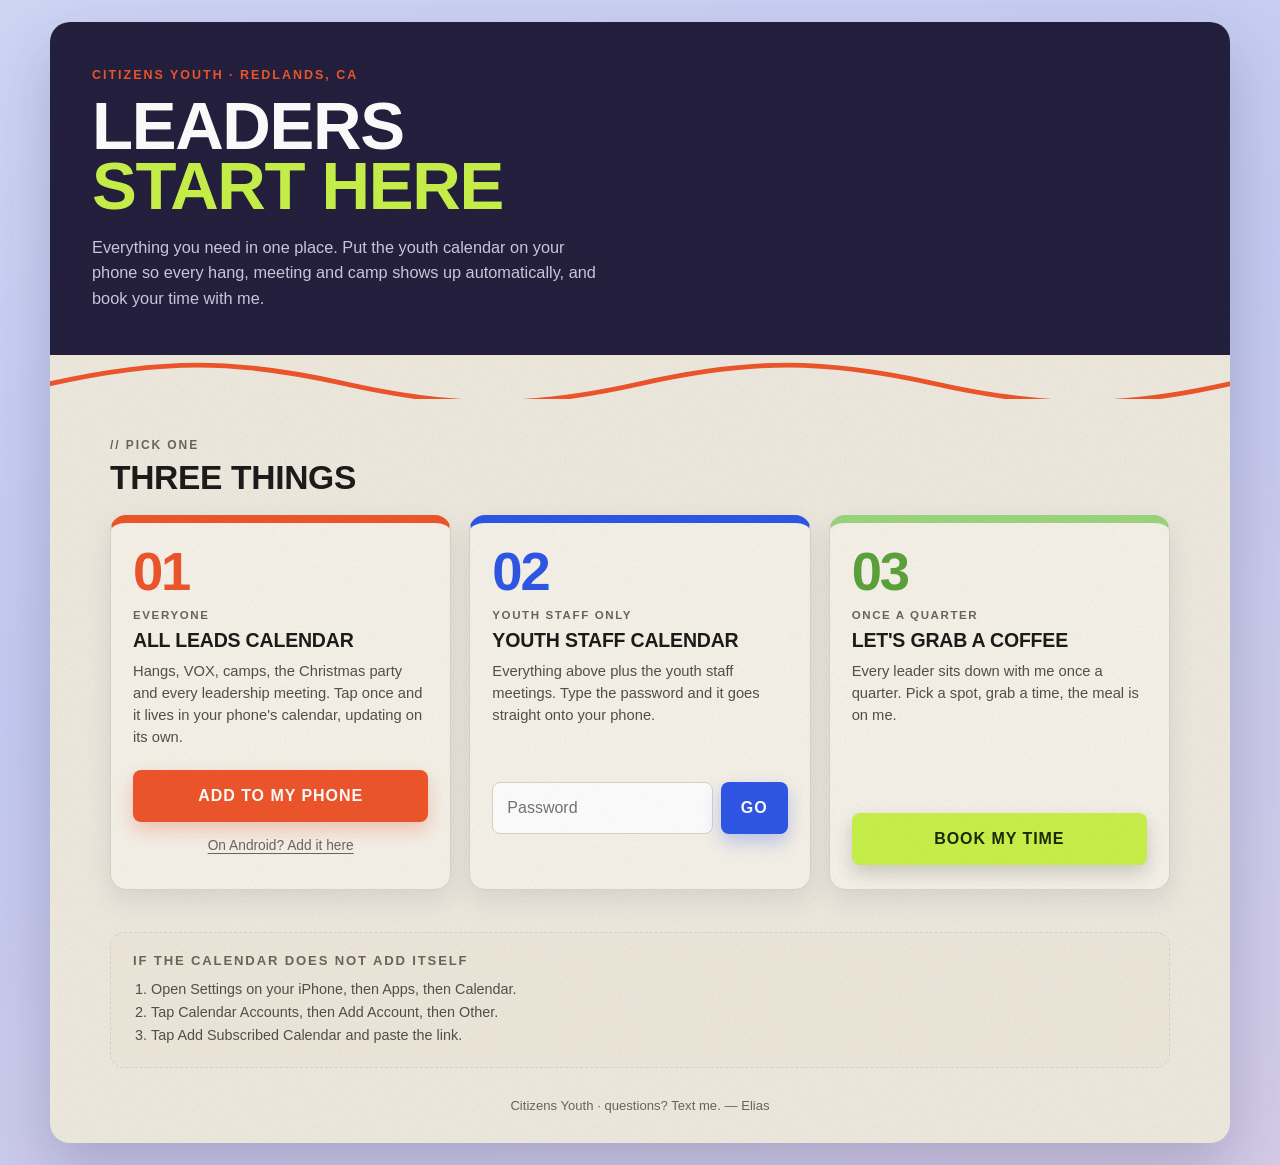
<file: index.html>
<!DOCTYPE html>
<html lang="en">
<head>
<meta charset="UTF-8">
<meta name="viewport" content="width=device-width, initial-scale=1.0, viewport-fit=cover">
<meta name="robots" content="noindex, nofollow">
<title>Citizens Youth — Leaders</title>
<meta name="theme-color" content="#2f57e8">
<meta name="apple-mobile-web-app-capable" content="yes">
<meta name="apple-mobile-web-app-title" content="CY Leaders">
<link rel="apple-touch-icon" href="appicon.png">
<link rel="icon" type="image/png" href="appicon.png">
<link rel="stylesheet" href="style.css">
</head>
<body>
<div class="page">

  <header class="hero">
    <div class="herotext">
      <div class="kicker">Citizens Youth · Redlands, CA</div>
      <h1>LEADERS<br><span class="accent">START HERE</span></h1>
      <p class="lede">Everything you need in one place. Put the youth calendar on your phone so every hang, meeting and camp shows up automatically, and book your time with me.</p>
    </div>
  </header>

  <svg class="squiggle" viewBox="0 0 960 46" preserveAspectRatio="none" xmlns="http://www.w3.org/2000/svg">
    <path d="M0,30 C90,4 150,4 240,30 S390,56 480,30 S630,4 720,30 S870,56 960,30" stroke="#f0562b"/>
  </svg>

  <div class="pad">
    <div class="sec-head"><span class="n">// pick one</span><h2>Three Things</h2></div>

    <div class="cards">

      <div class="card c-orange">
        <div class="body">
          <div class="glyph n-orange">01</div>
          <div class="idx">Everyone</div>
          <h3>All Leads Calendar</h3>
          <p>Hangs, VOX, camps, the Christmas party and every leadership meeting. Tap once and it lives in your phone's calendar, updating on its own.</p>
          <div class="act">
          <a class="btn orange" id="leadBtn" href="webcal://calendar.google.com/calendar/ical/7b30a9584484464635e6bd8193d599d6e6fe924482d324d1a31d51b97092398a%40group.calendar.google.com/public/basic.ics">Add to my phone</a>
          <a class="alt" href="https://calendar.google.com/calendar/r?cid=7b30a9584484464635e6bd8193d599d6e6fe924482d324d1a31d51b97092398a%40group.calendar.google.com">On Android? Add it here</a>
          </div>
        </div>
      </div>

      <div class="card c-blue">
        <div class="body">
          <div class="glyph n-blue">02</div>
          <div class="idx">Youth staff only</div>
          <h3>Youth Staff Calendar</h3>
          <p>Everything above plus the youth staff meetings. Type the password and it goes straight onto your phone.</p>
          <div class="act">
          <form class="pw" id="pwForm" autocomplete="off">
            <input type="password" id="pw" placeholder="Password" aria-label="Youth staff password" autocapitalize="characters" autocomplete="off">
            <button class="btn" style="width:auto;margin-top:0;padding:14px 20px;" type="submit">Go</button>
          </form>
          <p class="msg" id="pwMsg" role="status" aria-live="polite"></p>
          </div>
        </div>
      </div>

      <div class="card c-green">
        <div class="body">
          <div class="glyph n-green">03</div>
          <div class="idx">Once a quarter</div>
          <h3>Let's Grab A Coffee</h3>
          <p>Every leader sits down with me once a quarter. Pick a spot, grab a time, the meal is on me.</p>
          <div class="act"><a class="btn lime" href="checkin/">Book my time</a></div>
        </div>
      </div>

    </div>

    <div class="help">
      <h4>If the calendar does not add itself</h4>
      <ol>
        <li>Open Settings on your iPhone, then Apps, then Calendar.</li>
        <li>Tap Calendar Accounts, then Add Account, then Other.</li>
        <li>Tap Add Subscribed Calendar and paste the link.</li>
      </ol>
    </div>
  </div>

  <div class="foot">Citizens Youth · questions? Text me. — Elias</div>
</div>

<script>
/* The staff calendar link is not in this page as readable text. It is locked with
   the password: the password makes the key that unscrambles it. A wrong password
   produces nonsense, and the page checks the result before sending anyone. */
(function(){
  var form = document.getElementById('pwForm'),
      input = document.getElementById('pw'),
      msg   = document.getElementById('pwMsg'),
      busy  = false;

  function say(text, kind){ msg.textContent = text; msg.className = 'msg' + (kind ? ' ' + kind : ''); }

  function b64(s){ var b = atob(s), a = new Uint8Array(b.length);
                   for (var i = 0; i < b.length; i++) a[i] = b.charCodeAt(i); return a; }
  function hex(buf){ return Array.from(new Uint8Array(buf))
                     .map(function(x){ return x.toString(16).padStart(2,'0'); }).join(''); }

  form.addEventListener('submit', function(e){
    e.preventDefault();
    if (busy) return;
    var typed = input.value.trim().toUpperCase().split(/\s+/).join(' ');
    if (!typed){ say('Type the password first.', 'bad'); return; }
    busy = true; say('Checking…');

    fetch('secret.json', {cache:'no-store'}).then(function(r){ return r.json(); }).then(function(s){
      var salt = b64(s.salt), ct = b64(s.ct);
      return crypto.subtle.importKey('raw', new TextEncoder().encode(typed), 'PBKDF2', false, ['deriveBits'])
        .then(function(key){
          return crypto.subtle.deriveBits(
            {name:'PBKDF2', salt:salt, iterations:s.rounds, hash:'SHA-256'}, key, ct.length * 8);
        })
        .then(function(bits){
          var stream = new Uint8Array(bits), out = new Uint8Array(ct.length);
          for (var i = 0; i < ct.length; i++) out[i] = ct[i] ^ stream[i];
          return crypto.subtle.digest('SHA-256', out).then(function(h){
            if (hex(h).slice(0,16) !== s.check) throw new Error('wrong');
            return new TextDecoder().decode(out);
          });
        });
    }).then(function(url){
      say('Unlocked. Sending you to your calendar…', 'good');
      setTimeout(function(){ window.location.href = url; }, 700);
      var alt = document.createElement('a');
      alt.className = 'alt';
      alt.href = url.replace(/^webcal:\/\/calendar\.google\.com\/calendar\/ical\//, 'https://calendar.google.com/calendar/r?cid=')
                    .replace(/\/public\/basic\.ics$/, '');
      alt.textContent = 'On Android? Add it here';
      msg.parentNode.appendChild(alt);
      busy = false;
    }).catch(function(err){
      busy = false;
      say(err && err.message === 'wrong' ? 'That password is not right. Check with Elias.'
                                         : 'Something went wrong. Try again in a moment.', 'bad');
    });
  });
})();
</script>
</body>
</html>
</file>
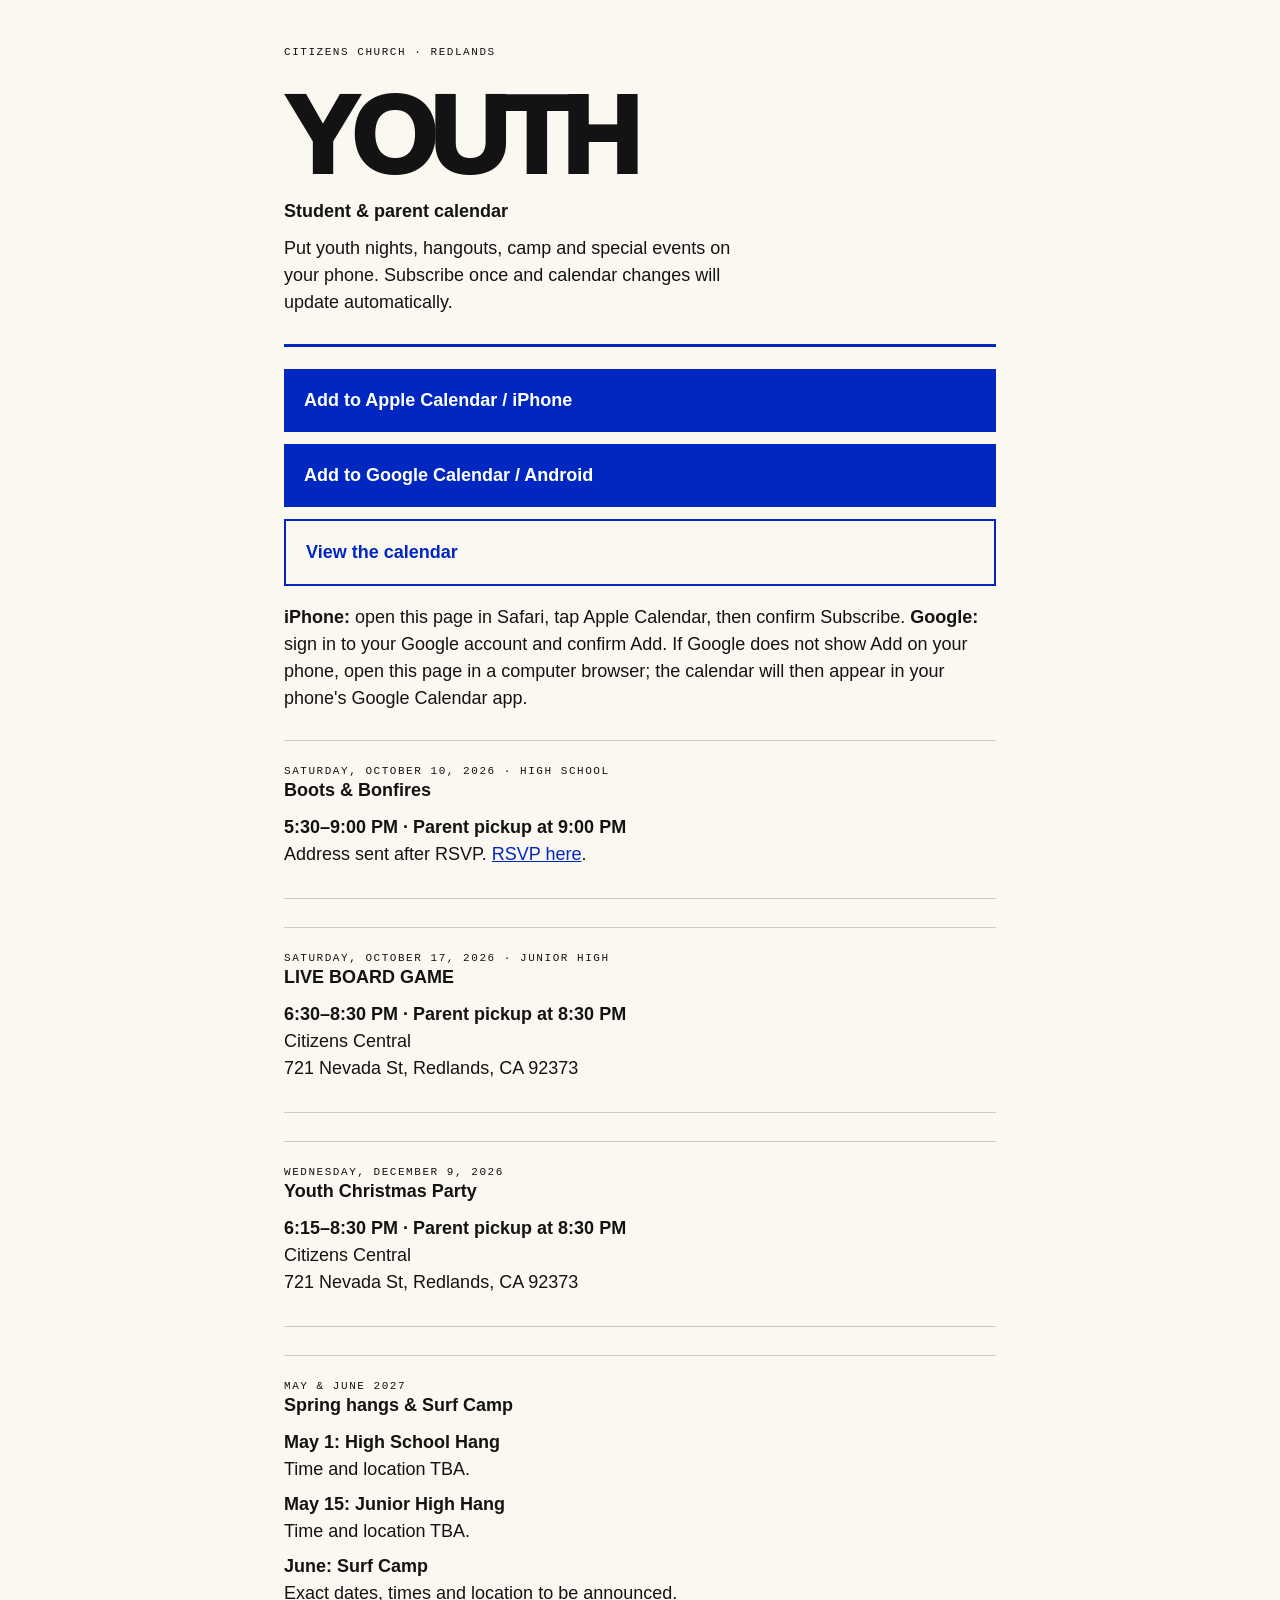
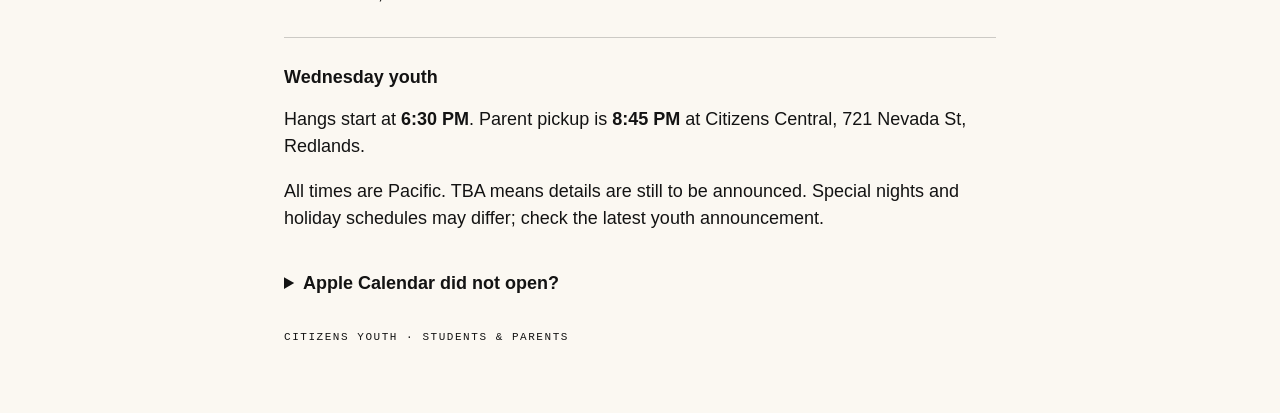
<file: calendar/index.html>
<!doctype html>
<html lang="en">
<head>
<meta charset="utf-8">
<meta name="viewport" content="width=device-width, initial-scale=1, viewport-fit=cover">
<meta name="theme-color" content="#0028c0">
<title>Citizens Youth | Student & Parent Calendar</title>
<style>
:root{color-scheme:light;--paper:#fbf8f2;--ink:#131313;--blue:#0028c0}
*{box-sizing:border-box}body{margin:0;background:var(--paper);color:var(--ink);font-family:-apple-system,BlinkMacSystemFont,"Segoe UI",sans-serif;line-height:1.5}
main{max-width:760px;margin:auto;padding:44px 24px 56px}.label{font:11px/1.5 ui-monospace,SFMono-Regular,monospace;letter-spacing:.14em;text-transform:uppercase}
h1{font-size:clamp(68px,17vw,110px);line-height:.85;letter-spacing:-.065em;font-weight:950;margin:28px 0 18px}h2,p,.action{font-size:18px}h2{line-height:1.25;margin:0 0 12px}.lead{max-width:48ch;margin:0 0 28px}
.actions{border-top:3px solid var(--blue);padding-top:22px;display:grid;gap:12px}.action{display:block;background:var(--blue);color:#fff;text-decoration:none;padding:18px 20px;font-weight:750;min-height:60px}.action.secondary{background:transparent;color:var(--blue);border:2px solid var(--blue)}.action:focus-visible,a:focus-visible,button:focus-visible{outline:3px solid var(--ink);outline-offset:4px}
.note{margin:18px 0 28px}.date{border-top:1px solid #13131333;border-bottom:1px solid #13131333;padding:22px 0;margin:28px 0}.date p{margin:8px 0}a{color:var(--blue)}details{padding-top:20px}summary{font-size:18px;font-weight:750;cursor:pointer}details p{margin:12px 0}.address{width:100%;font-size:18px;padding:12px;border:1px solid #13131366;background:white;margin-top:10px}button{font:inherit;background:var(--blue);color:white;border:0;padding:12px 16px;margin-top:10px;cursor:pointer}.status{min-height:1.5em}.footer{margin-top:32px}
</style>
</head>
<body><main>
<div class="label">Citizens Church · Redlands</div>
<h1>YOUTH</h1>
<h2>Student &amp; parent calendar</h2>
<p class="lead">Put youth nights, hangouts, camp and special events on your phone. Subscribe once and calendar changes will update automatically.</p>
<div class="actions">
<a class="action" id="apple" href="webcal://calendar.google.com/calendar/ical/e79c1a715932f48756a156caa438616b0895733935186ea55bc4ebd797b2b718%40group.calendar.google.com/public/basic.ics">Add to Apple Calendar / iPhone</a>
<a class="action" id="google" href="https://calendar.google.com/calendar/r?cid=e79c1a715932f48756a156caa438616b0895733935186ea55bc4ebd797b2b718%40group.calendar.google.com">Add to Google Calendar / Android</a>
<a class="action secondary" id="view" href="https://calendar.google.com/calendar/embed?src=e79c1a715932f48756a156caa438616b0895733935186ea55bc4ebd797b2b718%40group.calendar.google.com&amp;ctz=America%2FLos_Angeles">View the calendar</a>
</div>
<p class="note"><strong>iPhone:</strong> open this page in Safari, tap Apple Calendar, then confirm Subscribe. <strong>Google:</strong> sign in to your Google account and confirm Add. If Google does not show Add on your phone, open this page in a computer browser; the calendar will then appear in your phone's Google Calendar app.</p>
<section class="date">
<div class="label">Saturday, October 10, 2026 · High school</div>
<h2>Boots &amp; Bonfires</h2>
<p><strong>5:30–9:00 PM · Parent pickup at 9:00 PM</strong><br>Address sent after RSVP. <a href="https://boots-and-bonfires.netlify.app/">RSVP here</a>.</p>
</section>
<section class="date">
<div class="label">Saturday, October 17, 2026 · Junior high</div>
<h2>LIVE BOARD GAME</h2>
<p><strong>6:30–8:30 PM · Parent pickup at 8:30 PM</strong><br>Citizens Central<br>721 Nevada St, Redlands, CA 92373</p>
</section>
<section class="date">
<div class="label">Wednesday, December 9, 2026</div>
<h2>Youth Christmas Party</h2>
<p><strong>6:15–8:30 PM · Parent pickup at 8:30 PM</strong><br>Citizens Central<br>721 Nevada St, Redlands, CA 92373</p>
</section>
<section class="date">
<div class="label">May &amp; June 2027</div>
<h2>Spring hangs &amp; Surf Camp</h2>
<p><strong>May 1: High School Hang</strong><br>Time and location TBA.</p>
<p><strong>May 15: Junior High Hang</strong><br>Time and location TBA.</p>
<p><strong>June: Surf Camp</strong><br>Exact dates, times and location to be announced.</p>
</section>
<h2>Wednesday youth</h2>
<p>Hangs start at <strong>6:30 PM</strong>. Parent pickup is <strong>8:45 PM</strong> at Citizens Central, 721 Nevada St, Redlands.</p>
<p>All times are Pacific. TBA means details are still to be announced. Special nights and holiday schedules may differ; check the latest youth announcement.</p>
<details><summary>Apple Calendar did not open?</summary>
<p>In iPhone Settings, open Apps → Calendar → Calendar Accounts → Add Account → Other → Add Subscribed Calendar. Paste this public calendar address and confirm.</p>
<label class="label" for="feed">Calendar subscription address</label>
<input class="address" id="feed" readonly value="https://calendar.google.com/calendar/ical/e79c1a715932f48756a156caa438616b0895733935186ea55bc4ebd797b2b718%40group.calendar.google.com/public/basic.ics">
<button id="copy" type="button">Copy subscription address</button><p class="status" id="status" role="status"></p>
</details>
<p class="footer label">Citizens Youth · Students &amp; parents</p>
</main>
<script>
document.getElementById('copy').addEventListener('click',async()=>{
 const field=document.getElementById('feed');
 try{await navigator.clipboard.writeText(field.value);document.getElementById('status').textContent='Calendar address copied.'}
 catch{field.focus();field.select();document.getElementById('status').textContent='Select and copy the calendar address above.'}
});
</script>
</body></html>
</file>
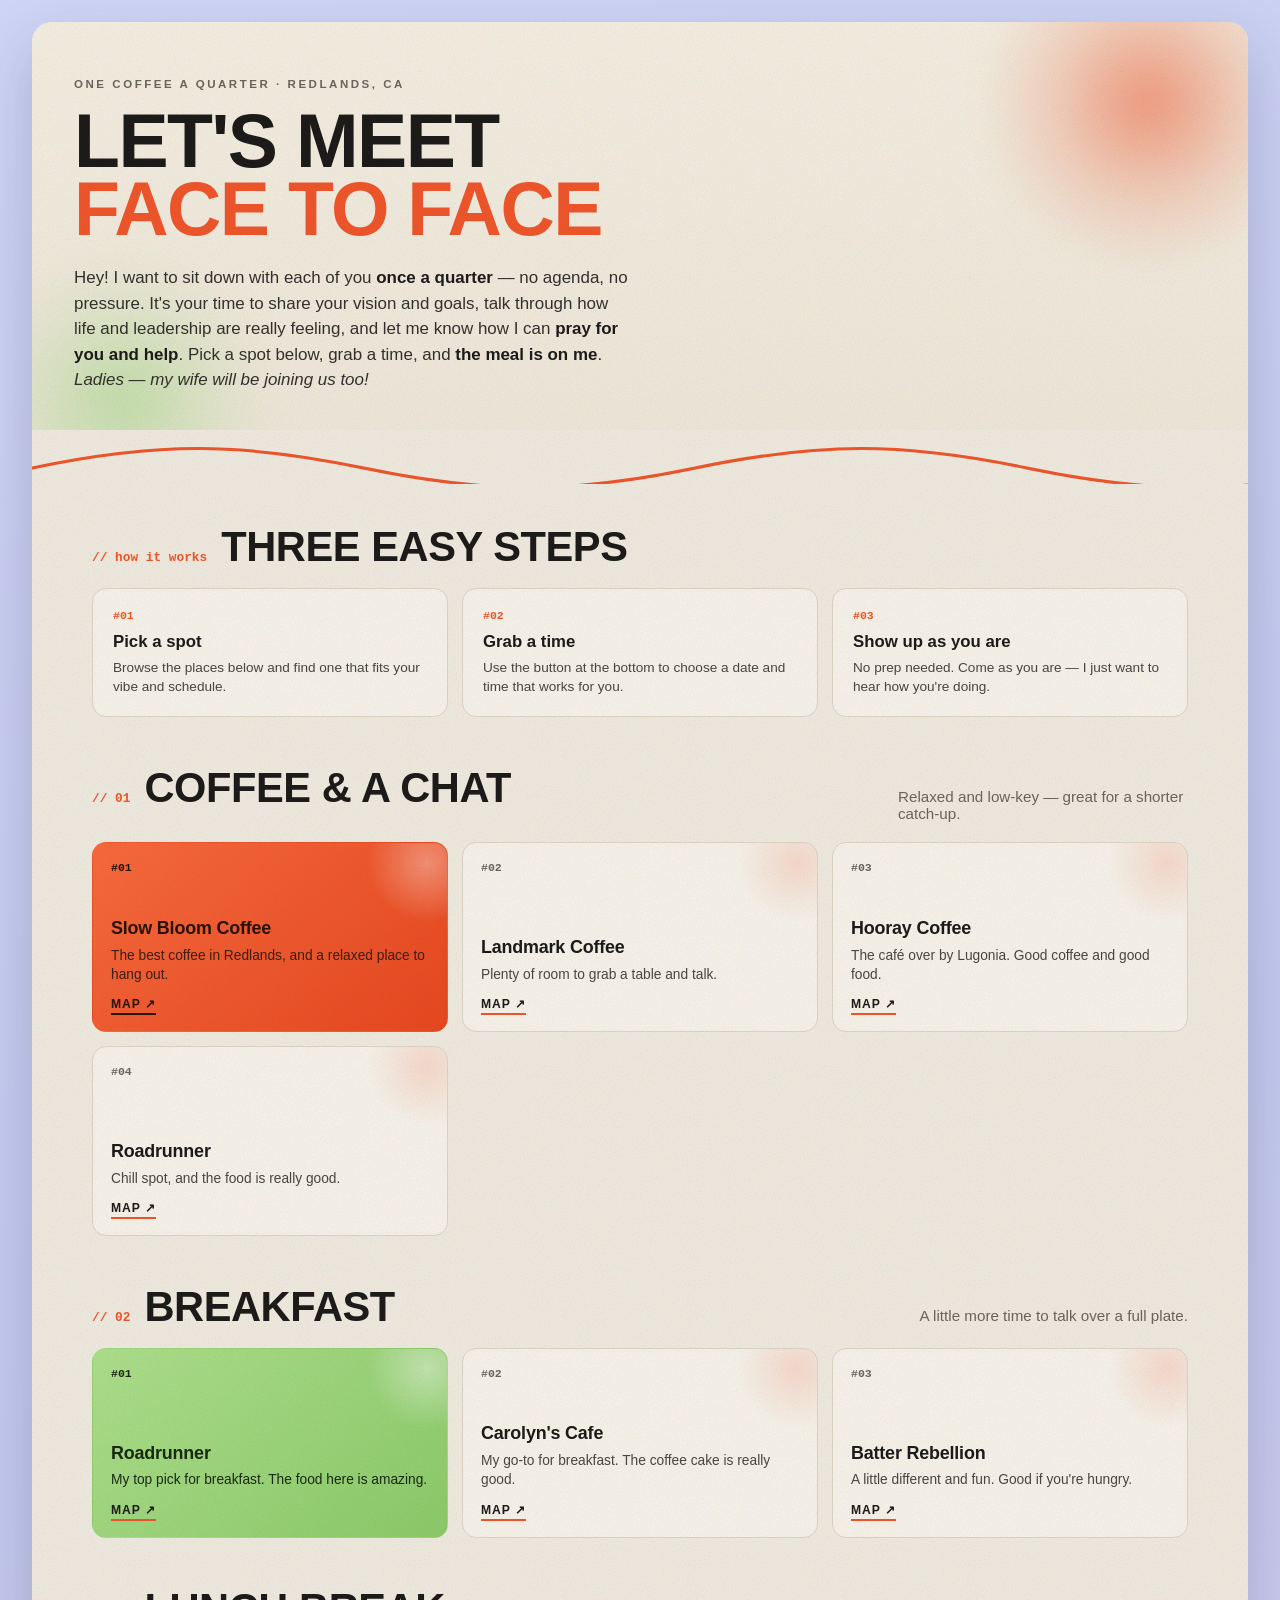
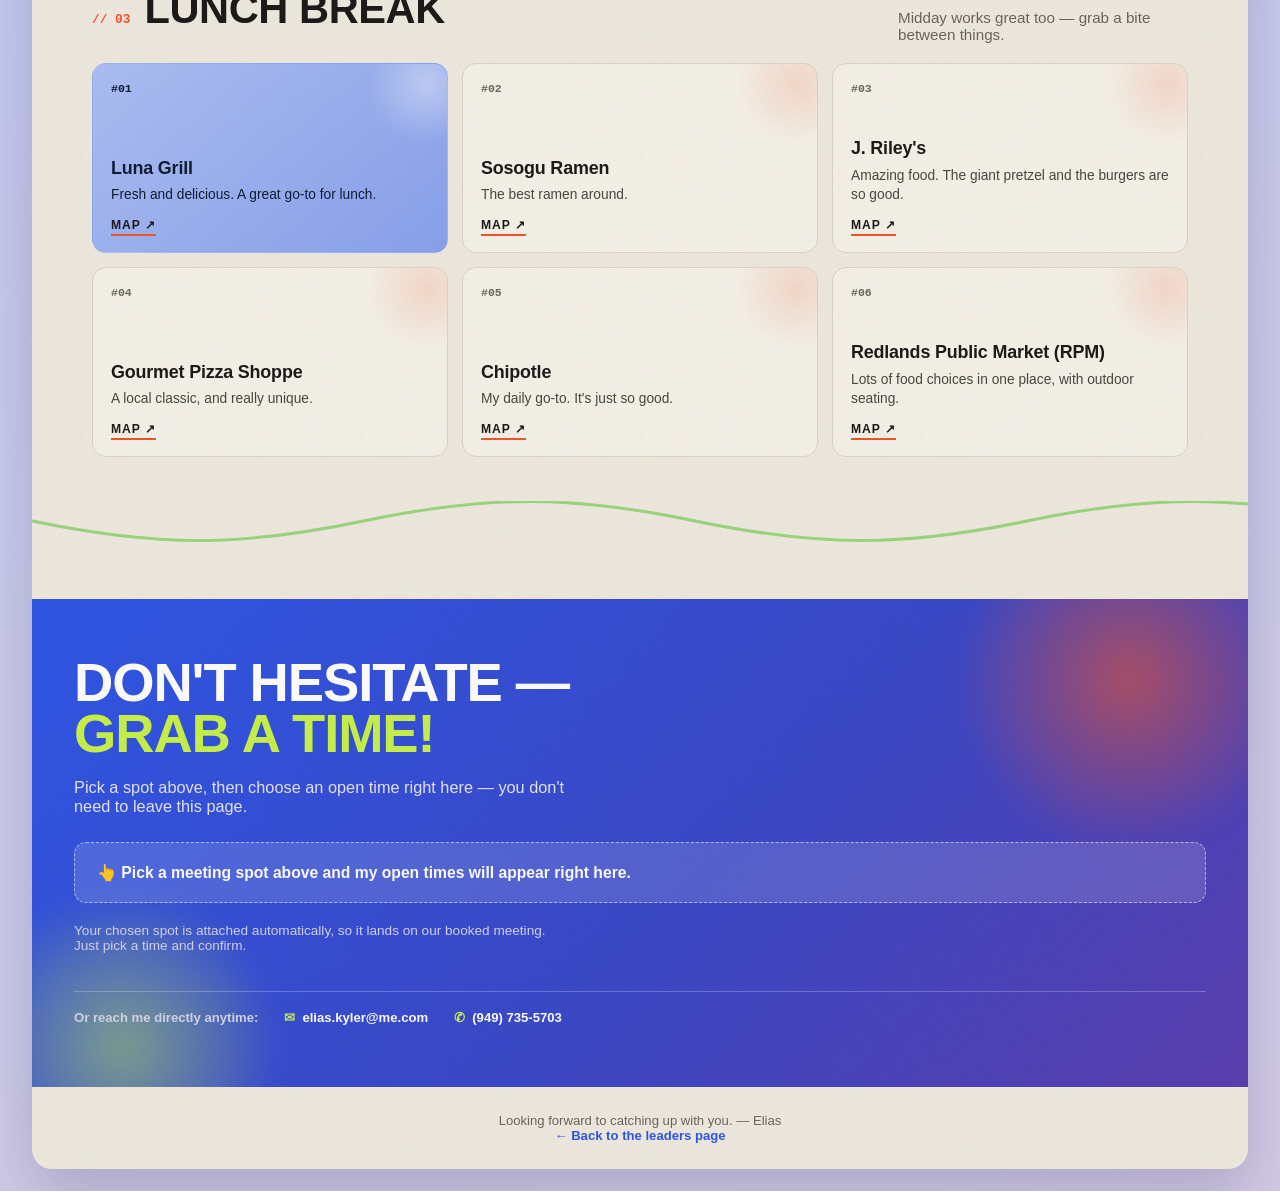
<file: checkin/index.html>
<!DOCTYPE html>
<html lang="en">
<head>
<meta charset="UTF-8">
<meta name="viewport" content="width=device-width, initial-scale=1.0">
<title>Let's Meet — Quarterly Check-In</title>
<link rel="apple-touch-icon" href="[data-uri]">
<link rel="icon" type="image/png" href="[data-uri]">
<meta name="apple-mobile-web-app-capable" content="yes">
<meta name="apple-mobile-web-app-status-bar-style" content="default">
<meta name="apple-mobile-web-app-title" content="Meet Up">
<meta name="robots" content="noindex, nofollow">
<meta name="theme-color" content="#1d3ed6">
<link href="https://assets.calendly.com/assets/external/widget.css" rel="stylesheet">
<script src="https://assets.calendly.com/assets/external/widget.js" async></script>
<style>
  :root{
    --bg:#f0ebe0;
    --card:#f7f3ea;
    --ink:#1c1b19;
    --muted:#6b665c;
    --line:#ddd5c5;
    --orange:#f0562b;
    --green:#9dd67f;
    --lime:#c9f24a;
    --blue:#9fb8f0;
    --cobalt:#2f57e8;
    --lilac:#c3b4e8;
  }
  *{box-sizing:border-box;margin:0;padding:0;}
  body{
    font-family:-apple-system,BlinkMacSystemFont,"Segoe UI",Roboto,Helvetica,Arial,sans-serif;
    /* periwinkle surround with a soft vertical gradient, like the mock frame */
    background:linear-gradient(160deg,#cdd4f4 0%,#c3c9ef 45%,#d3cbe6 100%);
    color:var(--ink);
    -webkit-font-smoothing:antialiased;
    padding:26px 0;
  }
  .page{
    position:relative;max-width:880px;margin:0 auto;background:var(--bg);
    border-radius:20px;overflow:hidden;
    box-shadow:0 26px 60px rgba(40,40,80,.22);
  }
  /* film-grain texture over the whole card */
  .page::after{
    content:"";position:absolute;inset:0;pointer-events:none;z-index:6;opacity:.5;
    mix-blend-mode:multiply;
    background-image:url("data:image/svg+xml,%3Csvg xmlns='http://www.w3.org/2000/svg' width='140' height='140'%3E%3Cfilter id='n'%3E%3CfeTurbulence type='fractalNoise' baseFrequency='0.85' numOctaves='2' stitchTiles='stitch'/%3E%3C/filter%3E%3Crect width='100%25' height='100%25' filter='url(%23n)' opacity='0.35'/%3E%3C/svg%3E");
  }
  .pad{padding:0 42px;position:relative;z-index:2;}
  @media(max-width:620px){.pad{padding:0 22px;}}
  /* fill the screen on laptops/desktops; phone keeps the framed format */
  @media(min-width:1000px){
    body{padding:22px 0;}
    .page{max-width:min(1440px,95vw);}
    .pad{padding:0 60px;}
    .hero{padding:60px 60px 40px;}
    .booking{padding:64px 60px 68px;}
    .foot{padding:26px 60px;}
  }

  /* ---- HERO ---- */
  .hero{
    position:relative;overflow:hidden;padding:56px 42px 38px;z-index:2;
    /* warm cream gradient base */
    background:linear-gradient(180deg,#f5efe2 0%,#efe8da 100%);
  }
  @media(max-width:620px){.hero{padding:42px 22px 28px;}}
  /* Demant-style radial gradient "blooms" */
  .hero::before{
    content:"";position:absolute;z-index:0;top:-90px;right:-70px;width:340px;height:340px;
    background:radial-gradient(circle,rgba(240,86,43,.55) 0%,rgba(240,86,43,.18) 40%,transparent 70%);
    filter:blur(14px);
  }
  .hero::after{
    content:"";position:absolute;z-index:0;bottom:-120px;left:-60px;width:300px;height:300px;
    background:radial-gradient(circle,rgba(157,214,127,.55) 0%,rgba(157,214,127,.15) 45%,transparent 72%);
    filter:blur(16px);
  }
  .hero > *{position:relative;z-index:1;}
  .kicker{
    font-size:.72rem;letter-spacing:.22em;text-transform:uppercase;
    color:var(--muted);font-weight:700;margin-bottom:18px;
  }
  h1.title{
    font-size:clamp(2.6rem,9vw,4.7rem);
    line-height:.9;font-weight:800;letter-spacing:-.02em;text-transform:uppercase;
  }
  h1.title .accent{color:var(--orange);}
  .lede{margin-top:22px;max-width:560px;font-size:1.06rem;line-height:1.5;color:#33312c;}
  .lede strong{color:var(--ink);}

  /* decorative squiggle divider (fintech / circular vibe) */
  .squiggle{display:block;width:100%;height:46px;margin:8px 0 -8px;position:relative;z-index:2;}
  .squiggle path{fill:none;stroke-width:3;stroke-linecap:round;}

  /* ---- section heading ---- */
  .sec-head{display:flex;align-items:baseline;gap:14px;flex-wrap:wrap;margin:50px 0 20px;}
  .sec-head h2{font-size:clamp(1.7rem,5.5vw,2.6rem);font-weight:800;text-transform:uppercase;letter-spacing:-.01em;line-height:1;}
  .sec-head .n{font-family:ui-monospace,Menlo,monospace;font-size:.8rem;color:var(--orange);font-weight:700;}
  .sec-head .note{font-size:.95rem;color:var(--muted);margin-left:auto;max-width:290px;}

  /* ---- card grid ---- */
  .grid{display:grid;grid-template-columns:repeat(3,1fr);gap:14px;}
  @media(max-width:720px){.grid{grid-template-columns:repeat(2,1fr);}}
  @media(max-width:460px){.grid{grid-template-columns:1fr;}}
  .spot{
    position:relative;background:var(--card);border:1px solid var(--line);border-radius:14px;
    padding:18px 18px 16px;display:flex;flex-direction:column;min-height:190px;overflow:hidden;
    transition:transform .12s ease,box-shadow .12s ease;
  }
  .spot:hover{transform:translateY(-3px);box-shadow:0 12px 24px rgba(0,0,0,.1);}
  .spot{cursor:pointer;}
  .spot.selected{outline:3px solid var(--cobalt);outline-offset:2px;box-shadow:0 14px 26px rgba(0,0,0,.16);}
  .spot.selected::after{content:"✓";position:absolute;top:8px;right:10px;width:22px;height:22px;border-radius:50%;background:var(--cobalt);color:#fff;font-size:.72rem;font-weight:800;display:flex;align-items:center;justify-content:center;z-index:4;}
  .spot .idx{font-family:ui-monospace,Menlo,monospace;font-size:.72rem;color:var(--muted);font-weight:700;margin-bottom:auto;position:relative;z-index:1;}
  .spot h3{font-size:1.12rem;font-weight:800;line-height:1.1;margin:26px 0 7px;letter-spacing:-.01em;position:relative;z-index:1;}
  .spot p{font-size:.86rem;line-height:1.4;color:#4a473f;margin-bottom:13px;position:relative;z-index:1;}
  .spot a.map{font-size:.76rem;font-weight:700;text-transform:uppercase;letter-spacing:.08em;color:var(--ink);text-decoration:none;align-self:flex-start;border-bottom:2px solid var(--orange);padding-bottom:2px;position:relative;z-index:1;}
  .spot a.map:hover{color:var(--orange);}
  /* soft corner bloom inside every card */
  .spot::before{content:"";position:absolute;z-index:0;top:-40px;right:-40px;width:120px;height:120px;border-radius:50%;background:radial-gradient(circle,rgba(240,86,43,.16),transparent 70%);}

  /* colored feature cards with gradient fills */
  .c-orange{background:linear-gradient(140deg,#f96a3d,#e8481f);border-color:transparent;}
  .c-orange .idx,.c-orange h3,.c-orange p{color:#2a1206;}
  .c-orange p{color:#3d1f10;}
  .c-orange a.map{color:#2a1206;border-color:#2a1206;}
  .c-orange::before{background:radial-gradient(circle,rgba(255,255,255,.35),transparent 70%);}
  .c-green{background:linear-gradient(140deg,#aee08c,#8ccb6a);border-color:transparent;}
  .c-green .idx,.c-green h3,.c-green p{color:#182a10;}
  .c-green::before{background:radial-gradient(circle,rgba(255,255,255,.4),transparent 70%);}
  .c-blue{background:linear-gradient(140deg,#adc0f5,#8aa2ee);border-color:transparent;}
  .c-blue .idx,.c-blue h3,.c-blue p{color:#111c34;}
  .c-blue::before{background:radial-gradient(circle,rgba(255,255,255,.4),transparent 70%);}
  .c-lilac{background:linear-gradient(140deg,#cdbef0,#b5a4e4);border-color:transparent;}
  .c-lilac .idx,.c-lilac h3,.c-lilac p{color:#201933;}
  .c-lilac::before{background:radial-gradient(circle,rgba(255,255,255,.4),transparent 70%);}

  /* ---- steps strip ---- */
  .steps{margin-top:14px;display:grid;grid-template-columns:repeat(3,1fr);gap:14px;}
  @media(max-width:620px){.steps{grid-template-columns:1fr;}}
  .step{background:var(--card);border:1px solid var(--line);border-radius:14px;padding:20px;}
  .step .idx{font-family:ui-monospace,Menlo,monospace;font-size:.72rem;color:var(--orange);font-weight:700;}
  .step h4{font-size:1.05rem;font-weight:800;margin:10px 0 6px;}
  .step p{font-size:.85rem;color:#4a473f;line-height:1.4;}

  /* ---- booking ---- */
  .booking{
    position:relative;overflow:hidden;margin-top:60px;padding:58px 42px 62px;z-index:2;
    background:linear-gradient(135deg,#2f57e8 0%,#3b49c9 55%,#5b3fb0 100%);
    color:#f3f0e6;
  }
  @media(max-width:620px){.booking{padding:46px 22px;}}
  .booking::before{content:"";position:absolute;z-index:0;top:-100px;right:-60px;width:360px;height:360px;background:radial-gradient(circle,rgba(240,86,43,.6),transparent 68%);filter:blur(10px);}
  .booking::after{content:"";position:absolute;z-index:0;bottom:-120px;left:-70px;width:320px;height:320px;background:radial-gradient(circle,rgba(201,242,74,.5),transparent 70%);filter:blur(12px);}
  .booking > *{position:relative;z-index:1;}
  .booking h2{font-size:clamp(2rem,7vw,3.4rem);font-weight:800;text-transform:uppercase;line-height:.95;letter-spacing:-.02em;color:#fff;}
  .booking h2 .accent{color:var(--lime);}
  .booking p.sub{margin-top:18px;max-width:520px;color:#e7e6f5;font-size:1.02rem;}
  .btn{display:inline-block;margin-top:26px;background:var(--lime);color:#1c2b04;text-decoration:none;font-size:1.05rem;font-weight:800;text-transform:uppercase;letter-spacing:.06em;padding:16px 40px;border-radius:6px;box-shadow:0 8px 22px rgba(0,0,0,.25);}
  .btn:hover{background:#d7ff5e;}
  .calprompt{margin-top:26px;background:rgba(255,255,255,.14);border:1px dashed rgba(255,255,255,.55);border-radius:12px;padding:20px 22px;font-weight:700;color:#fff;font-size:.98rem;}
  .calbox{margin-top:24px;background:#f7f3ea;border-radius:14px;overflow:hidden;height:1000px;box-shadow:0 12px 30px rgba(0,0,0,.22);}
  .calbox iframe{width:100%!important;height:100%!important;}
  @media(max-width:620px){.calbox{height:1150px;}}
  .tip{margin-top:20px;font-size:.85rem;color:#d5d4ea;max-width:480px;}
  .contact{margin-top:38px;border-top:1px solid rgba(255,255,255,.25);padding-top:18px;display:flex;gap:26px;flex-wrap:wrap;font-size:.82rem;color:#d5d4ea;text-transform:uppercase;letter-spacing:.08em;font-weight:700;}
  .contact span{color:var(--lime);margin-right:6px;}
  .foot{padding:26px 42px;font-size:.82rem;color:var(--muted);text-align:center;position:relative;z-index:2;}
</style>
</head>
<body>
<div class="page">

  <!-- HERO -->
  <div class="hero">
    <div class="kicker">One coffee a quarter · Redlands, CA</div>
    <h1 class="title">LET'S MEET<br><span class="accent">FACE TO FACE</span></h1>
    <p class="lede">Hey! I want to sit down with each of you <strong>once a quarter</strong> — no agenda, no pressure. It's your time to share your vision and goals, talk through how life and leadership are really feeling, and let me know how I can <strong>pray for you and help</strong>. Pick a spot below, grab a time, and <strong>the meal is on me</strong>. <em>Ladies — my wife will be joining us too!</em></p>
  </div>

  <svg class="squiggle" viewBox="0 0 880 46" preserveAspectRatio="none" xmlns="http://www.w3.org/2000/svg">
    <path d="M0,30 C90,4 150,4 240,30 S390,56 480,30 S630,4 720,30 S870,56 960,30" stroke="#f0562b"/>
  </svg>

  <!-- HOW IT WORKS -->
  <div class="pad">
    <div class="sec-head">
      <span class="n">// how it works</span>
      <h2>Three Easy Steps</h2>
    </div>
    <div class="steps">
      <div class="step"><div class="idx">#01</div><h4>Pick a spot</h4><p>Browse the places below and find one that fits your vibe and schedule.</p></div>
      <div class="step"><div class="idx">#02</div><h4>Grab a time</h4><p>Use the button at the bottom to choose a date and time that works for you.</p></div>
      <div class="step"><div class="idx">#03</div><h4>Show up as you are</h4><p>No prep needed. Come as you are — I just want to hear how you're doing.</p></div>
    </div>
  </div>

  <!-- COFFEE -->
  <div class="pad">
    <div class="sec-head"><span class="n">// 01</span><h2>Coffee &amp; A Chat</h2><span class="note">Relaxed and low-key — great for a shorter catch-up.</span></div>
    <div class="grid">
      <div class="spot c-orange"><div class="idx">#01</div><h3>Slow Bloom Coffee</h3><p>The best coffee in Redlands, and a relaxed place to hang out.</p><a class="map" href="https://www.google.com/maps/search/?api=1&query=Slow+Bloom+Coffee+Redlands+CA" target="_blank" rel="noopener">Map ↗</a></div>
      <div class="spot"><div class="idx">#02</div><h3>Landmark Coffee</h3><p>Plenty of room to grab a table and talk.</p><a class="map" href="https://www.google.com/maps/search/?api=1&query=Landmark+Coffee+Roasters+Redlands+CA" target="_blank" rel="noopener">Map ↗</a></div>
      <div class="spot"><div class="idx">#03</div><h3>Hooray Coffee</h3><p>The café over by Lugonia. Good coffee and good food.</p><a class="map" href="https://www.google.com/maps/search/?api=1&query=Hooray+Coffee+Lugonia+Ave+Redlands+CA" target="_blank" rel="noopener">Map ↗</a></div>
      <div class="spot"><div class="idx">#04</div><h3>Roadrunner</h3><p>Chill spot, and the food is really good.</p><a class="map" href="https://www.google.com/maps/search/?api=1&query=Roadrunner+Redlands+CA" target="_blank" rel="noopener">Map ↗</a></div>
    </div>
  </div>

  <!-- BREAKFAST -->
  <div class="pad">
    <div class="sec-head"><span class="n">// 02</span><h2>Breakfast</h2><span class="note">A little more time to talk over a full plate.</span></div>
    <div class="grid">
      <div class="spot c-green"><div class="idx">#01</div><h3>Roadrunner</h3><p>My top pick for breakfast. The food here is amazing.</p><a class="map" href="https://www.google.com/maps/search/?api=1&query=Roadrunner+Redlands+CA" target="_blank" rel="noopener">Map ↗</a></div>
      <div class="spot"><div class="idx">#02</div><h3>Carolyn's Cafe</h3><p>My go-to for breakfast. The coffee cake is really good.</p><a class="map" href="https://www.google.com/maps/search/?api=1&query=Carolyn's+Cafe+Redlands+CA" target="_blank" rel="noopener">Map ↗</a></div>
      <div class="spot"><div class="idx">#03</div><h3>Batter Rebellion</h3><p>A little different and fun. Good if you're hungry.</p><a class="map" href="https://www.google.com/maps/search/?api=1&query=Batter+Rebellion+Redlands+CA" target="_blank" rel="noopener">Map ↗</a></div>
    </div>
  </div>

  <!-- LUNCH -->
  <div class="pad">
    <div class="sec-head"><span class="n">// 03</span><h2>Lunch Break</h2><span class="note">Midday works great too — grab a bite between things.</span></div>
    <div class="grid">
      <div class="spot c-blue"><div class="idx">#01</div><h3>Luna Grill</h3><p>Fresh and delicious. A great go-to for lunch.</p><a class="map" href="https://www.google.com/maps/search/?api=1&query=Luna+Grill+Redlands+CA" target="_blank" rel="noopener">Map ↗</a></div>
      <div class="spot"><div class="idx">#02</div><h3>Sosogu Ramen</h3><p>The best ramen around.</p><a class="map" href="https://www.google.com/maps/search/?api=1&query=Sosogu+Ramen+Redlands+CA" target="_blank" rel="noopener">Map ↗</a></div>
      <div class="spot"><div class="idx">#03</div><h3>J. Riley's</h3><p>Amazing food. The giant pretzel and the burgers are so good.</p><a class="map" href="https://www.google.com/maps/search/?api=1&query=J+Riley's+Redlands+CA" target="_blank" rel="noopener">Map ↗</a></div>
      <div class="spot"><div class="idx">#04</div><h3>Gourmet Pizza Shoppe</h3><p>A local classic, and really unique.</p><a class="map" href="https://www.google.com/maps/search/?api=1&query=Gourmet+Pizza+Shoppe+Redlands+CA" target="_blank" rel="noopener">Map ↗</a></div>
      <div class="spot"><div class="idx">#05</div><h3>Chipotle</h3><p>My daily go-to. It's just so good.</p><a class="map" href="https://www.google.com/maps/search/?api=1&query=Chipotle+Redlands+CA" target="_blank" rel="noopener">Map ↗</a></div>
      <div class="spot"><div class="idx">#06</div><h3>Redlands Public Market (RPM)</h3><p>Lots of food choices in one place, with outdoor seating.</p><a class="map" href="https://www.google.com/maps/search/?api=1&query=RPM+Redlands+Public+Market+Redlands+CA" target="_blank" rel="noopener">Map ↗</a></div>
    </div>
  </div>

  <svg class="squiggle" style="margin-top:44px;" viewBox="0 0 880 46" preserveAspectRatio="none" xmlns="http://www.w3.org/2000/svg">
    <path d="M0,20 C90,46 150,46 240,20 S390,-6 480,20 S630,46 720,20 S870,-6 960,20" stroke="#9dd67f"/>
  </svg>

  <!-- BOOKING -->
  <div class="booking">
    <h2>DON'T HESITATE —<br><span class="accent">GRAB A TIME!</span></h2>
    <p class="sub">Pick a spot above, then choose an open time right here — you don't need to leave this page.</p>
    <p id="pickedLabel" style="display:none;margin-top:22px;font-weight:800;font-size:1.05rem;color:#fff;"></p>
    <div id="calPrompt" class="calprompt">👆 Pick a meeting spot above and my open times will appear right here.</div>
    <div id="calWrap" style="display:none;"><div id="cal" class="calbox"></div></div>
    <p class="tip">Your chosen spot is attached automatically, so it lands on our booked meeting. Just pick a time and confirm.</p>
    <div class="contact">
      <div style="text-transform:none;letter-spacing:0;">Or reach me directly anytime:</div>
      <div><span>✉</span><a href="mailto:elias.kyler@me.com" style="color:#fff;text-decoration:none;text-transform:none;letter-spacing:0;">elias.kyler@me.com</a></div>
      <div><span>✆</span><a href="tel:+19497355703" style="color:#fff;text-decoration:none;text-transform:none;letter-spacing:0;">(949) 735-5703</a></div>
    </div>
  </div>

  <div class="foot">Looking forward to catching up with you. — Elias<br>
<a href="../" style="color:#2f57e8;font-weight:800;text-decoration:none;">← Back to the leaders page</a></div>

</div>

<script>
  /* ============================================================
     ▼▼▼  PASTE YOUR CALENDLY EVENT LINK BETWEEN THE QUOTES  ▼▼▼
     Example: "https://calendly.com/elias-kyler/monthly-check-in"
     ============================================================ */
  const CALENDLY_URL = "https://calendly.com/elikyler22/monthly-check-in";
  /* ▲▲▲  (leave the quotes in place)  ▲▲▲ */

  let selectedSpot = null;

  function whenCalendly(cb){
    if (window.Calendly){ cb(); }
    else { setTimeout(function(){ whenCalendly(cb); }, 200); }
  }

  function showScheduler(){
    var prompt = document.getElementById('calPrompt');
    var wrap   = document.getElementById('calWrap');

    if (CALENDLY_URL.indexOf('PASTE_') === 0){
      prompt.textContent = 'Add your Calendly link in the page code to switch on live scheduling.';
      return;
    }

    prompt.style.display = 'none';
    wrap.style.display = 'block';

    var mount = document.getElementById('cal');
    mount.innerHTML = '';   // clear any previous embed so the new spot prefills cleanly

    // theme Calendly to match the page, AND pass the chosen spot two ways:
    // a1 in the URL (reliable) + the prefill object below (belt & suspenders)
    var themed = CALENDLY_URL +
      (CALENDLY_URL.indexOf('?') > -1 ? '&' : '?') +
      'hide_gdpr_banner=1&background_color=f7f3ea&text_color=1c1b19&primary_color=f0562b' +
      '&a1=' + encodeURIComponent(selectedSpot);

    // Wait until the container actually has layout before initializing.
    // If we init while it's still mid-reveal, Calendly measures 0px and
    // renders a blank widget you can't book from. Two frames guarantees layout.
    requestAnimationFrame(function(){
      requestAnimationFrame(function(){
        whenCalendly(function(){
          Calendly.initInlineWidget({
            url: themed,
            parentElement: mount,
            prefill: { customAnswers: { a1: selectedSpot } }
          });
          setTimeout(function(){
            wrap.scrollIntoView({ behavior: 'smooth', block: 'start' });
          }, 200);
        });
      });
    });
  }

  document.querySelectorAll('.spot').forEach(function(card){
    card.addEventListener('click', function(e){
      if (e.target.closest('a')) return;            // let the "Map ↗" links work
      document.querySelectorAll('.spot').forEach(function(c){ c.classList.remove('selected'); });
      card.classList.add('selected');
      selectedSpot = card.querySelector('h3').textContent.trim();
      var label = document.getElementById('pickedLabel');
      label.textContent = '📍 Meeting spot: ' + selectedSpot;
      label.style.display = 'block';
      showScheduler();
    });
  });
</script>
</body>
</html>
</file>
<file: style.css>
:root{
  --bg:#f0ebe0; --card:#f7f3ea; --ink:#1c1b19; --muted:#6b665c; --line:#ddd5c5;
  --orange:#f0562b; --green:#9dd67f; --lime:#c9f24a; --blue:#9fb8f0;
  --cobalt:#2f57e8; --lilac:#c3b4e8; --deep:#231f3d;
}
*{box-sizing:border-box;margin:0;padding:0;}
body{
  font-family:-apple-system,BlinkMacSystemFont,"Segoe UI",Roboto,Helvetica,Arial,sans-serif;
  background:linear-gradient(160deg,#cdd4f4 0%,#c3c9ef 45%,#d3cbe6 100%);
  color:var(--ink);-webkit-font-smoothing:antialiased;text-size-adjust:100%;
  -webkit-text-size-adjust:100%;-webkit-tap-highlight-color:rgba(47,87,232,.18);
  padding:26px 0;min-height:100svh;
}
.page{position:relative;max-width:880px;margin:0 auto;background:var(--bg);
  border-radius:20px;overflow:hidden;box-shadow:0 26px 60px rgba(40,40,80,.22);}
/* On a phone the card is the whole screen: no floating margin, no rounded corners,
   and the home-indicator gap comes off the footer instead of the page. */
@media(max-width:620px){
  body{padding:0;background:var(--bg);}
  .page{border-radius:0;box-shadow:none;max-width:none;min-height:100svh;
    padding-left:env(safe-area-inset-left);padding-right:env(safe-area-inset-right);}
}
.page::after{content:"";position:absolute;inset:0;pointer-events:none;z-index:6;opacity:.5;
  mix-blend-mode:multiply;
  background-image:url("data:image/svg+xml,%3Csvg xmlns='http://www.w3.org/2000/svg' width='140' height='140'%3E%3Cfilter id='n'%3E%3CfeTurbulence type='fractalNoise' baseFrequency='0.85' numOctaves='2' stitchTiles='stitch'/%3E%3C/filter%3E%3Crect width='100%25' height='100%25' filter='url(%23n)' opacity='0.35'/%3E%3C/svg%3E");}
.pad{padding:0 42px;position:relative;z-index:2;}
@media(max-width:620px){.pad{padding:0 22px;}}
@media(min-width:1000px){body{padding:22px 0;}.page{max-width:min(1180px,95vw);}.pad{padding:0 60px;}}

.hero{position:relative;z-index:2;background:var(--deep);color:#fff;
  padding-top:env(safe-area-inset-top);}
.herotext{padding:46px 42px 44px;}
@media(max-width:620px){.herotext{padding:40px 22px 36px;}}
.kicker{font-size:.78rem;font-weight:800;letter-spacing:.16em;text-transform:uppercase;color:var(--orange);}
h1{font-size:clamp(2.6rem,11vw,4.2rem);line-height:.9;letter-spacing:-.02em;text-transform:uppercase;
  font-weight:900;margin-top:14px;}
h1 .accent{color:var(--lime);}
.lede{margin-top:18px;font-size:1.02rem;line-height:1.55;color:#cfc9dd;max-width:56ch;}

.squiggle{display:block;width:100%;height:44px;margin:0;position:relative;z-index:2;}
.squiggle path{fill:none;stroke-width:5;stroke-linecap:round;}

.sec-head{margin:36px 0 18px;}
.sec-head .n{font-size:.75rem;font-weight:800;letter-spacing:.16em;text-transform:uppercase;color:var(--muted);}
.sec-head h2{font-size:clamp(1.5rem,4.2vw,2.1rem);text-transform:uppercase;font-weight:900;letter-spacing:-.01em;margin-top:6px;}

.cards{display:grid;grid-template-columns:1fr;gap:18px;padding-bottom:8px;}
@media(min-width:760px){.cards{grid-template-columns:repeat(3,1fr);}}
.card{background:var(--card);border:1px solid var(--line);border-radius:16px;overflow:hidden;
  display:flex;flex-direction:column;box-shadow:0 10px 26px rgba(40,40,80,.10);}
.card .body{padding:26px 22px 24px;display:flex;flex-direction:column;flex:1;}
.card .glyph{font-size:3.4rem;line-height:.85;font-weight:900;letter-spacing:-.04em;margin-bottom:14px;}
.card .glyph.n-orange{color:var(--orange);}
.card .glyph.n-blue{color:var(--cobalt);}
.card .glyph.n-green{color:#5da33c;}
.card .act{margin-top:auto;}
.card .idx{font-size:.72rem;font-weight:800;letter-spacing:.14em;color:var(--muted);text-transform:uppercase;}
.card h3{font-size:1.22rem;text-transform:uppercase;font-weight:900;margin-top:8px;letter-spacing:-.01em;}
.card p{margin-top:8px;font-size:.92rem;line-height:1.5;color:#54504a;flex:1;}
.card.c-orange{border-top:8px solid var(--orange);}
.card.c-blue{border-top:8px solid var(--cobalt);}
.card.c-green{border-top:8px solid var(--green);}

.btn{display:block;text-align:center;margin-top:16px;background:var(--cobalt);color:#fff;text-decoration:none;
  font-size:1rem;font-weight:800;text-transform:uppercase;letter-spacing:.06em;padding:17px 18px;
  min-height:52px;border-radius:8px;border:0;cursor:pointer;width:100%;font-family:inherit;
  box-shadow:0 8px 18px rgba(47,87,232,.28);}
.btn:hover{background:#2547cf;}
.btn.lime{background:var(--lime);color:#1c2b04;box-shadow:0 8px 18px rgba(0,0,0,.16);}
.btn.lime:hover{background:#d7ff5e;}
.btn.orange{background:var(--orange);color:#fff;box-shadow:0 8px 18px rgba(240,86,43,.28);}
.btn.orange:hover{background:#d94820;}
.alt{display:block;text-align:center;margin-top:4px;padding:12px 8px;font-size:.86rem;color:var(--muted);
  text-decoration:underline;text-underline-offset:3px;}
.alt:hover{color:var(--ink);}

.pw{margin-top:16px;display:flex;gap:8px;}
.card p{margin-bottom:6px;}
.pw input{flex:1;min-width:0;font-family:inherit;font-size:16px;padding:15px 14px;min-height:52px;
  border-radius:8px;border:1px solid var(--line);background:#fff;color:var(--ink);}
.pw input:focus{outline:2px solid var(--cobalt);outline-offset:1px;}
.msg{margin-top:10px;font-size:.85rem;font-weight:700;min-height:1.2em;}
.msg.bad{color:var(--orange);}
.msg.good{color:#2e7d32;}

.help{margin-top:34px;background:#efe9dc;border:1px dashed var(--line);border-radius:14px;padding:20px 22px;}
.help h4{font-size:.82rem;font-weight:800;letter-spacing:.14em;text-transform:uppercase;color:var(--muted);}
.help ol{margin:10px 0 0 18px;font-size:.9rem;line-height:1.6;color:#54504a;}
.foot{padding:30px 42px;font-size:.82rem;color:var(--muted);text-align:center;position:relative;z-index:2;}
@media(max-width:620px){
  .foot{padding:26px 22px calc(26px + env(safe-area-inset-bottom));}
  .card .body{padding:24px 20px 22px;}
  .help{padding:18px 20px;}
}
</file>
